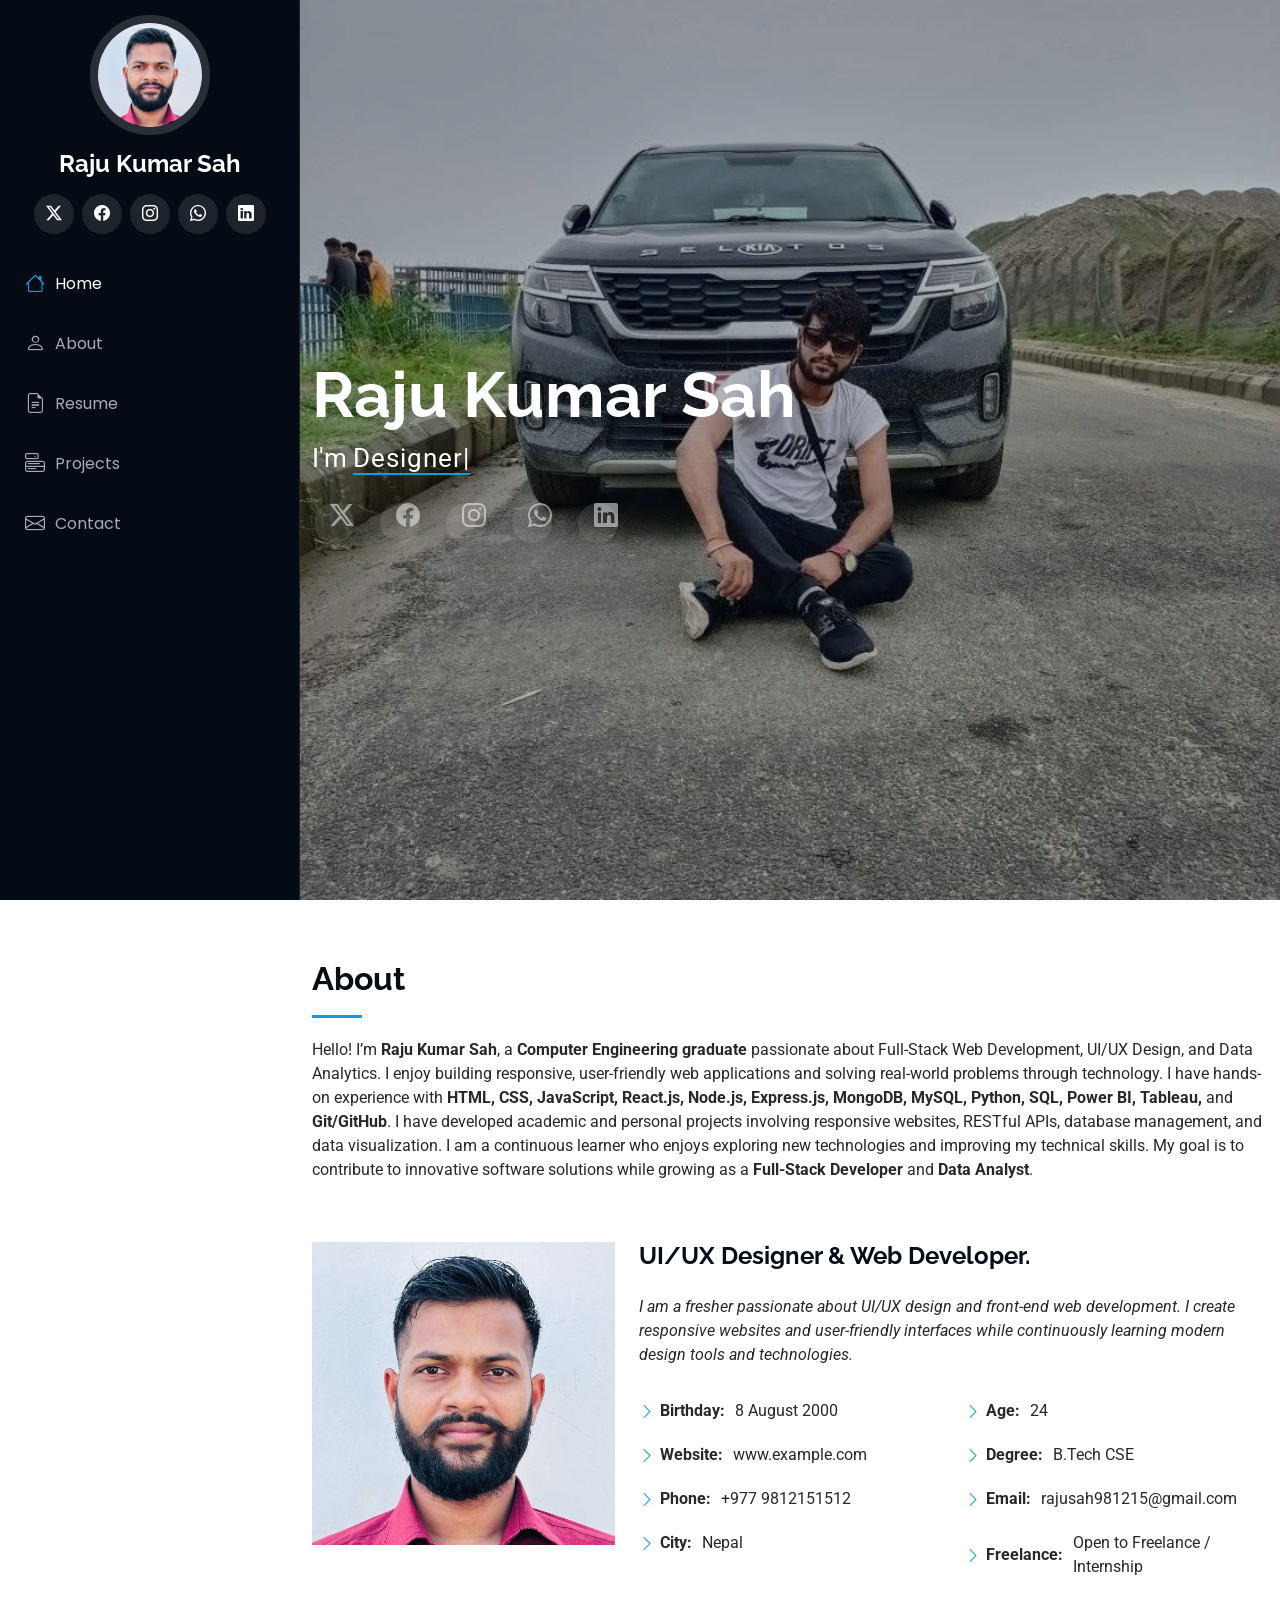
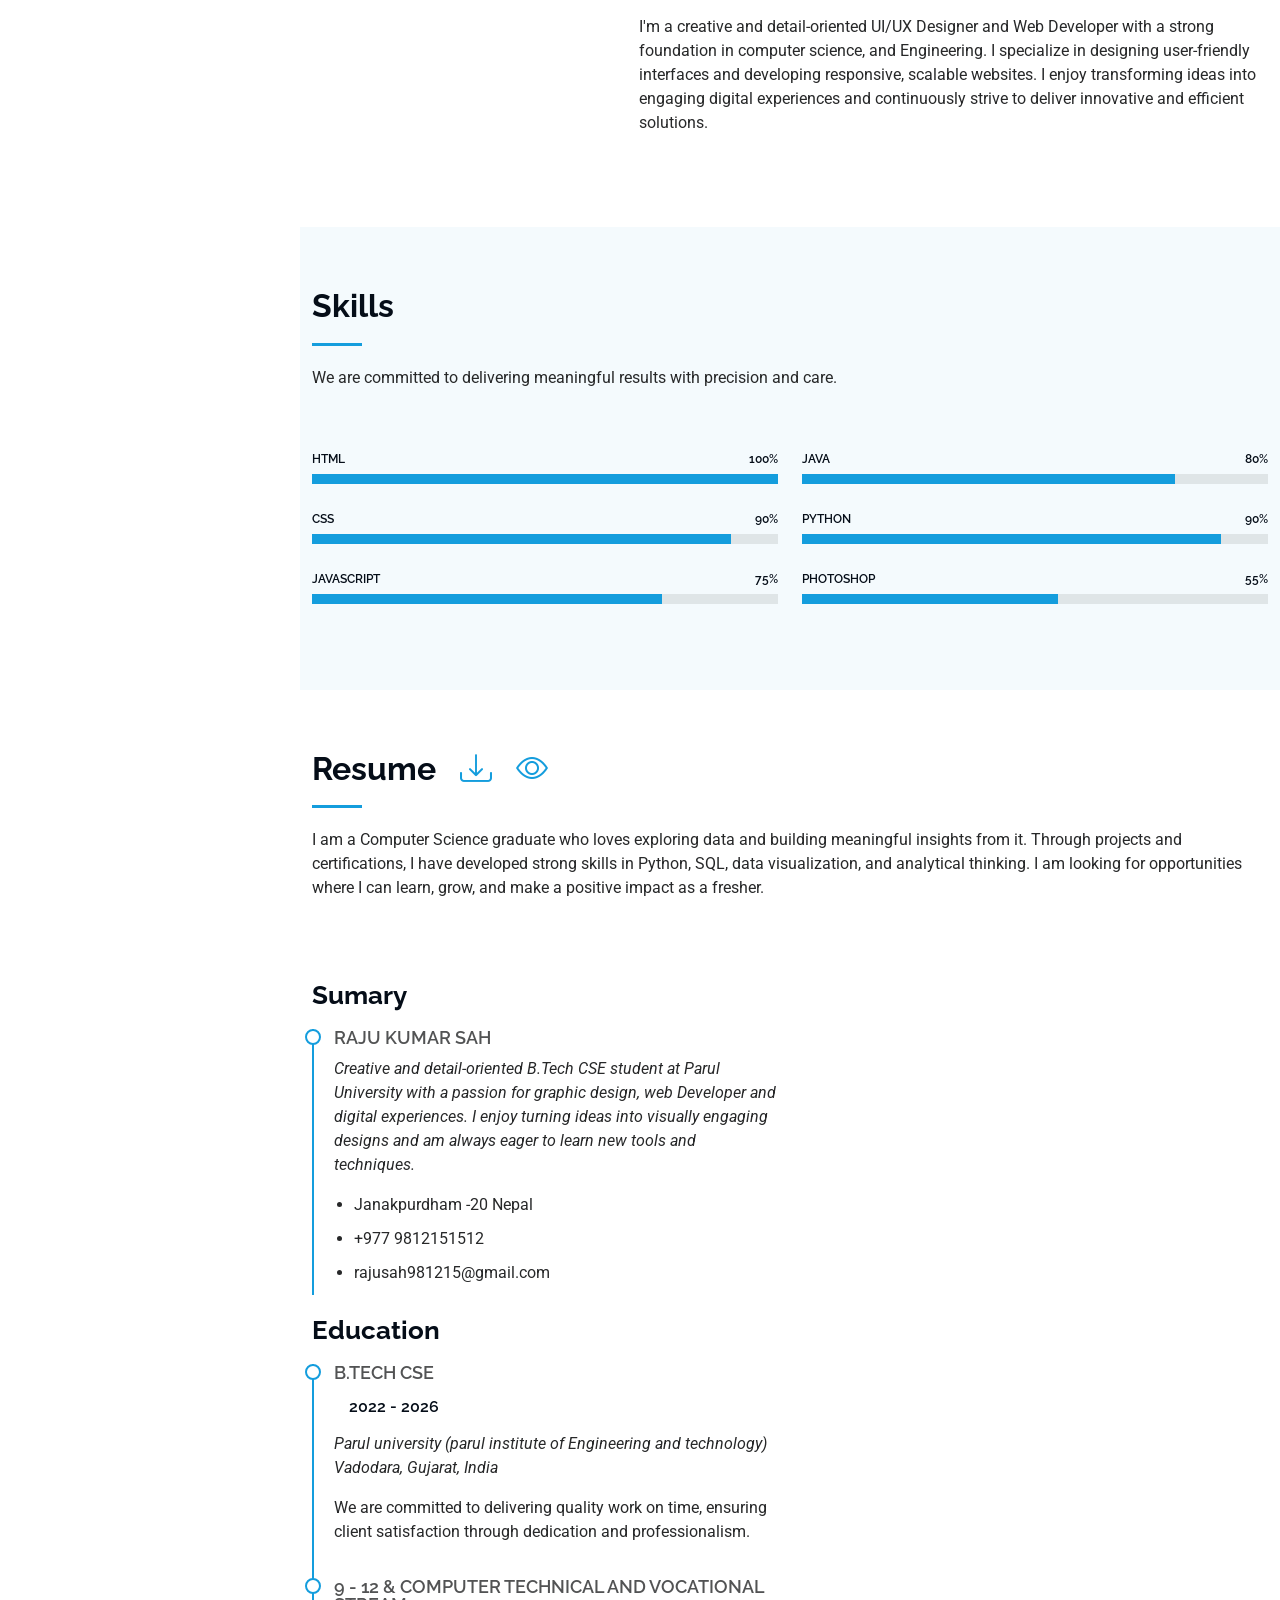
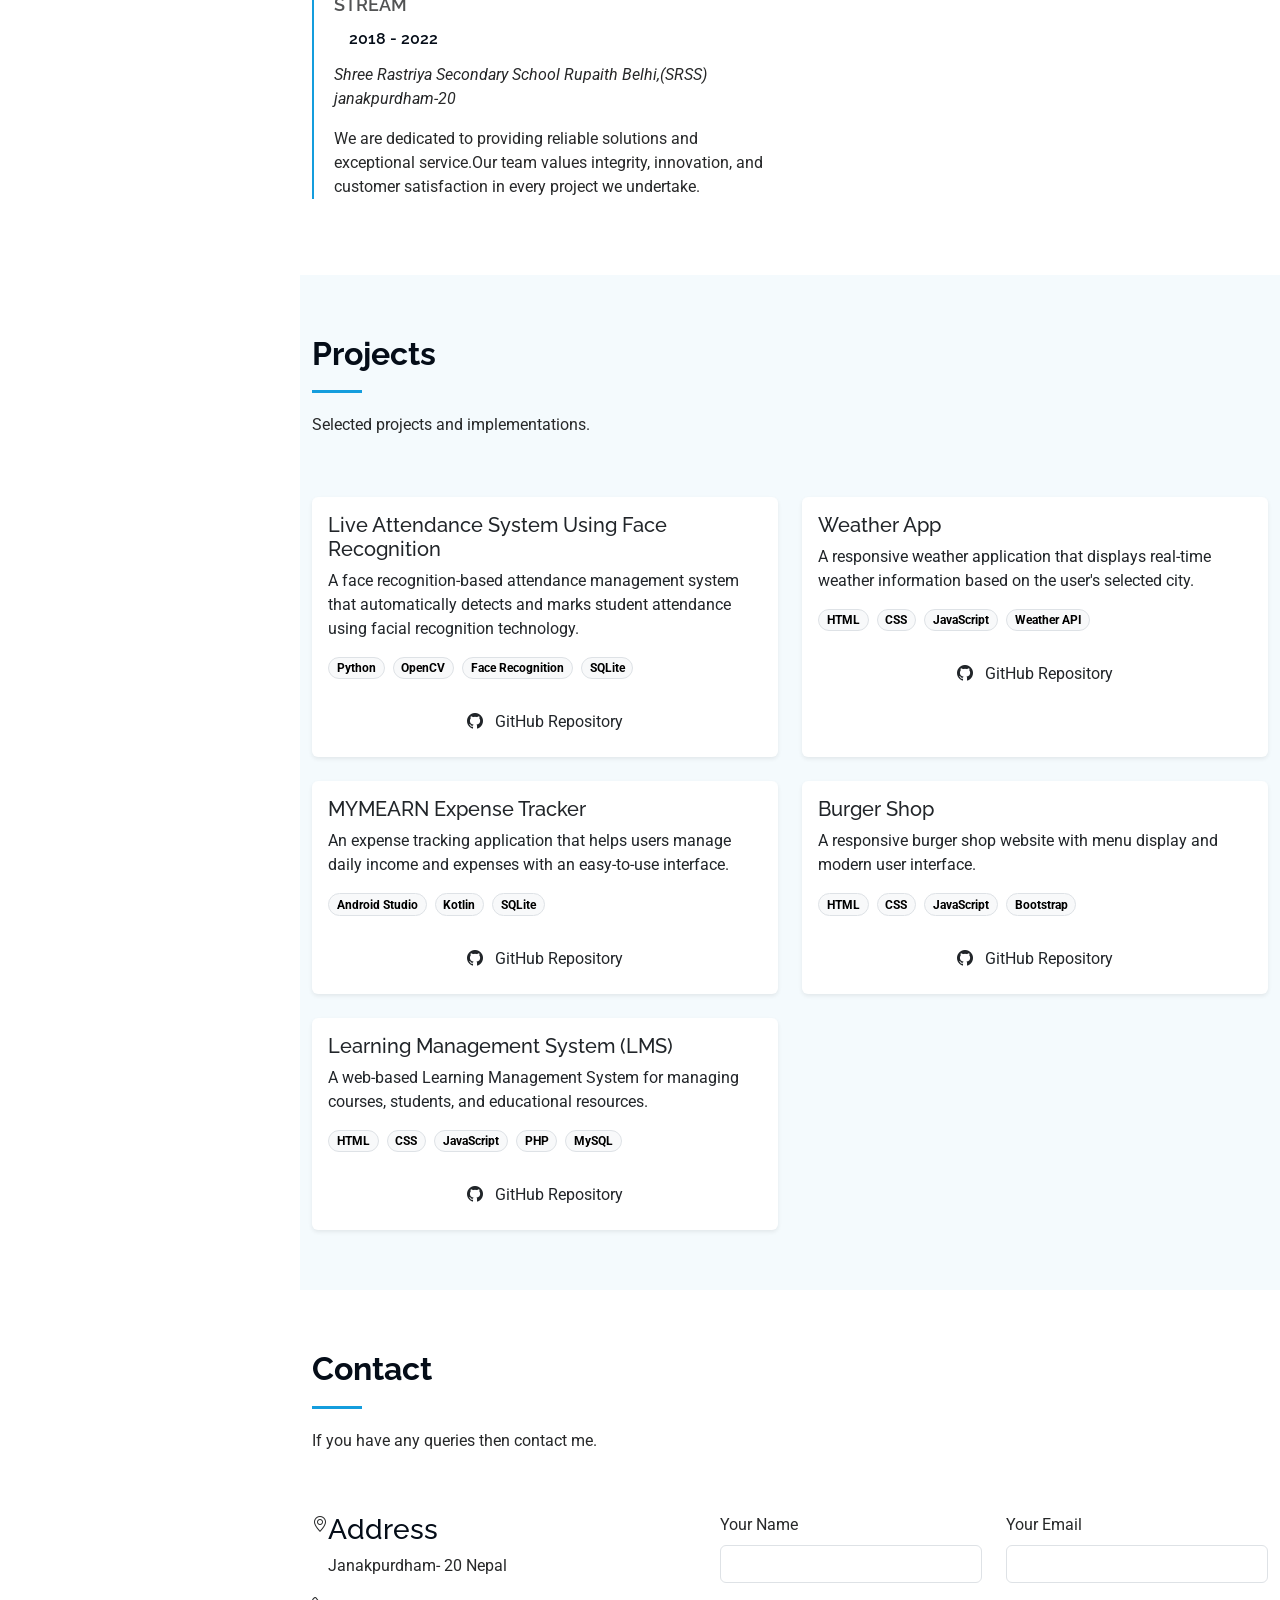
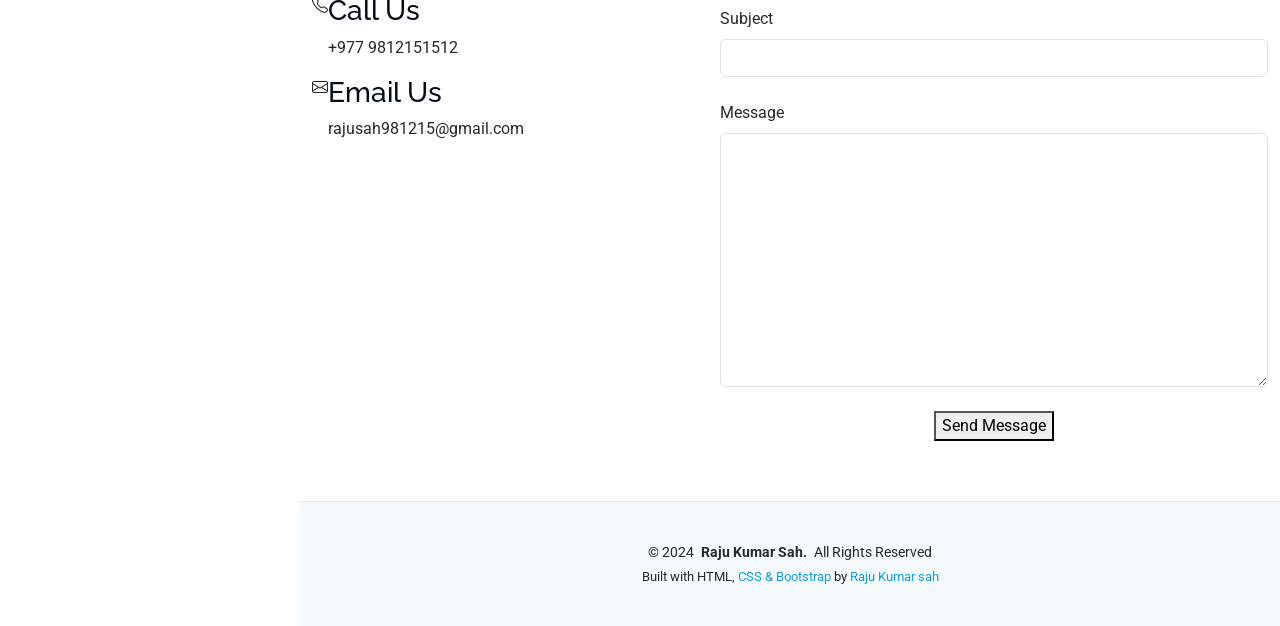
<file: index.html>
<!DOCTYPE html>
<html lang="en">

<head>
  <meta charset="utf-8">
  <meta content="width=device-width, initial-scale=1.0" name="viewport">
  <title>My_Portfolio</title>
  <meta content="" name="description">
  <meta content="" name="keywords">

  <!-- Favicons -->
  <link href="assets/img/favicon.png" rel="icon">
  <link href="assets/img/apple-touch-icon.png" rel="apple-touch-icon">

  <!-- Fonts -->
  <link href="https://fonts.googleapis.com" rel="preconnect">
  <link href="https://fonts.gstatic.com" rel="preconnect" crossorigin>
  <link href="https://fonts.googleapis.com/css2?family=Roboto:ital,wght@0,100;0,300;0,400;0,500;0,700;0,900;1,100;1,300;1,400;1,500;1,700;1,900&family=Poppins:ital,wght@0,100;0,200;0,300;0,400;0,500;0,600;0,700;0,800;0,900;1,100;1,200;1,300;1,400;1,500;1,600;1,700;1,800;1,900&family=Raleway:ital,wght@0,100;0,200;0,300;0,400;0,500;0,600;0,700;0,800;0,900;1,100;1,200;1,300;1,400;1,500;1,600;1,700;1,800;1,900&display=swap" rel="stylesheet">

  <!-- Vendor CSS Files -->
  <link href="assets/vendor/bootstrap/css/bootstrap.min.css" rel="stylesheet">
  <link href="assets/vendor/bootstrap-icons/bootstrap-icons.css" rel="stylesheet">
  <link href="assets/vendor/aos/aos.css" rel="stylesheet">
  <link href="assets/vendor/glightbox/css/glightbox.min.css" rel="stylesheet">
  <link href="assets/vendor/swiper/swiper-bundle.min.css" rel="stylesheet">

  <!-- Main CSS File -->
  <link href="assets/css/main.css" rel="stylesheet">

  <!-- =======================================================
  * Template Name: iPortfolio
  * Template URL: https://bootstrapmade.com/iportfolio-bootstrap-portfolio-websites-template/
  * Updated: Jun 29 2024 with Bootstrap v5.3.3
  * Author: BootstrapMade.com
  * License: https://bootstrapmade.com/license/
  ======================================================== -->
</head>

<body class="index-page">

  <header id="header" class="header dark-background d-flex flex-column">
    <i class="header-toggle d-xl-none bi bi-list"></i>

    <div class="profile-img">
      <img src="assets/img/my-profile-img.jpg" alt="" class="img-fluid rounded-circle">
    </div>

    <a href="index.html" class="logo d-flex align-items-center justify-content-center">
      <!-- Uncomment the line below if you also wish to use an image logo -->
      <!-- <img src="assets/img/logo.png" alt=""> -->
      <h1 class="sitename">Raju Kumar Sah</h1>
    </a>

    <div class="social-links text-center">
      <a href="https://x.com/rajukum86919009?s=11" class="twitter"><i class="bi bi-twitter-x"></i></a>
      <a href="https://www.facebook.com/raju.sah.1088893" class="facebook"><i class="bi bi-facebook"></i></a>
      <a href="https://www.instagram.com/raju.sah.1088893" class="instagram"><i class="bi bi-instagram"></i></a>
      <a href="https://call.whatsapp.com/voice/tI0tI9Z5Nj92zt0XsK5soMindex" class="whatsapp"><i class="bi bi-whatsapp"></i></a>
      <a href="https://www.linkedin.com/feed" class="linkedin"><i class="bi bi-linkedin"></i></a>
    </div>

    <nav id="navmenu" class="navmenu">
      <ul>
        <li><a href="#hero" class="active"><i class="bi bi-house navicon"></i>Home</a></li>
        <li><a href="#about"><i class="bi bi-person navicon"></i> About</a></li>
        <li><a href="#resume"><i class="bi bi-file-earmark-text navicon"></i> Resume</a></li>

        <li><a href="#projects"><i class="bi bi-menu-button navicon"></i> Projects</a></li>


        <li><a href="#contact"><i class="bi bi-envelope navicon"></i> Contact</a></li>
      </ul>
    </nav>

  </header>

  <main class="main">

    <!-- Hero Section -->
    <section id="hero" class="hero section dark-background">

      <img src="assets/img/hero-bg.jpeg" alt="" data-aos="fade-in" class="">

      <div class="container" data-aos="fade-up" data-aos-delay="100">
        <h2>Raju Kumar Sah</h2>
        <p>I'm <span class="typed" data-typed-items="Designer, Developer, Aspiring Data Analyst, Photographer">Designer</span><span class="typed-cursor typed-cursor--blink" aria-hidden="true"></span><span class="typed-cursor typed-cursor--blink" aria-hidden="true"></span></p>
        <div class="social-links">
          <a href="https://x.com/rajukum86919009?s=11" class="twitter" target="_blank" rel="noopener noreferrer"><i class="bi bi-twitter-x"></i></a>
          <a href="https://www.facebook.com/raju.sah.1088893" class="facebook" target="_blank" rel="noopener noreferrer"><i class="bi bi-facebook"></i></a>
          <a href="https://www.instagram.com/raju.sah.1088893" class="instagram" target="_blank" rel="noopener noreferrer"><i class="bi bi-instagram"></i></a>
          <a href="https://call.whatsapp.com/voice/tI0tI9Z5Nj92zt0XsK5soMindex" class="whatsapp" target="_blank" rel="noopener noreferrer"><i class="bi bi-whatsapp"></i></a>
          <a href="https://www.linkedin.com/feed" class="linkedin" target="_blank" rel="noopener noreferrer"><i class="bi bi-linkedin"></i></a>
        </div>
      </div>

    </section><!-- /Hero Section -->

    <!-- About Section -->
    <section id="about" class="about section">

      <!-- Section Title -->
      <div class="container section-title" data-aos="fade-up">
        <h2>About</h2>
     <p>
Hello! I’m <strong>Raju Kumar Sah</strong>, a <strong>Computer Engineering graduate</strong> passionate about Full-Stack Web Development, UI/UX Design, and Data Analytics. I enjoy building responsive, user-friendly web applications and solving real-world problems through technology.

I have hands-on experience with <strong>HTML, CSS, JavaScript, React.js, Node.js, Express.js, MongoDB, MySQL, Python, SQL, Power BI, Tableau,</strong> and <strong>Git/GitHub</strong>. I have developed academic and personal projects involving responsive websites, RESTful APIs, database management, and data visualization.

I am a continuous learner who enjoys exploring new technologies and improving my technical skills. My goal is to contribute to innovative software solutions while growing as a <strong>Full-Stack Developer</strong> and <strong>Data Analyst</strong>.
</p>
      </div><!-- End Section Title -->

      <div class="container" data-aos="fade-up" data-aos-delay="100">

        <div class="row gy-4 justify-content-center">
          <div class="col-lg-4">
            <img src="assets/img/my-profile-img.jpg" class="img-fluid" alt="">
          </div>
          <div class="col-lg-8 content">
            <h2>UI/UX Designer &amp; Web Developer.</h2>
            <p class="fst-italic py-3">
            I am a fresher passionate about UI/UX design and front-end web development. I create responsive websites and user-friendly interfaces while continuously learning modern design tools and technologies.
            </p>
            <div class="row">
              <div class="col-lg-6">
                <ul>
                  <li><i class="bi bi-chevron-right"></i> <strong>Birthday:</strong> <span>8 August 2000</span></li>
                  <li><i class="bi bi-chevron-right"></i> <strong>Website:</strong> <span>www.example.com</span></li>
                  <li><i class="bi bi-chevron-right"></i> <strong>Phone:</strong> <span>+977 9812151512</span></li>
                  <li><i class="bi bi-chevron-right"></i> <strong>City:</strong> <span>Nepal</span></li>
                </ul>
              </div>
              <div class="col-lg-6">
                <ul>
                  <li><i class="bi bi-chevron-right"></i> <strong>Age:</strong> <span>24</span></li>
                  <li><i class="bi bi-chevron-right"></i> <strong>Degree:</strong> <span>B.Tech CSE</span></li>
                  <li><i class="bi bi-chevron-right"></i> <strong>Email:</strong> <span>rajusah981215@gmail.com</span></li>
                  <li><i class="bi bi-chevron-right"></i> <strong>Freelance:</strong> <span>Open to Freelance / Internship</span></li>
                </ul>
              </div>
            </div>
            <p class="py-3">
              I'm a creative and detail-oriented UI/UX Designer and Web Developer with a strong foundation in computer science, and Engineering. I specialize in designing user-friendly interfaces and developing responsive, scalable websites. I enjoy transforming ideas into engaging digital experiences and continuously strive to deliver innovative and efficient solutions.
            </p>
          </div>
        </div>

      </div>

    </section><!-- /About Section -->

    <!-- Skills Section -->
    <section id="skills" class="skills section light-background">

      <!-- Section Title -->
      <div class="container section-title" data-aos="fade-up">
        <h2>Skills</h2>
        <p>We are committed to delivering meaningful results with precision and care.</p>
      </div><!-- End Section Title -->

      <div class="container" data-aos="fade-up" data-aos-delay="100">

        <div class="row skills-content skills-animation">

          <div class="col-lg-6">

            <div class="progress">
              <span class="skill"><span>HTML</span> <i class="val">100%</i></span>
              <div class="progress-bar-wrap">
                <div class="progress-bar" role="progressbar" aria-valuenow="100" aria-valuemin="0" aria-valuemax="100"></div>
              </div>
            </div><!-- End Skills Item -->

            <div class="progress">
              <span class="skill"><span>CSS</span> <i class="val">90%</i></span>
              <div class="progress-bar-wrap">
                <div class="progress-bar" role="progressbar" aria-valuenow="90" aria-valuemin="0" aria-valuemax="100"></div>
              </div>
            </div><!-- End Skills Item -->

            <div class="progress">
              <span class="skill"><span>JavaScript</span> <i class="val">75%</i></span>
              <div class="progress-bar-wrap">
                <div class="progress-bar" role="progressbar" aria-valuenow="75" aria-valuemin="0" aria-valuemax="100"></div>
              </div>
            </div><!-- End Skills Item -->

          </div>

          <div class="col-lg-6">

            <div class="progress">
              <span class="skill"><span>java</span> <i class="val">80%</i></span>
              <div class="progress-bar-wrap">
                <div class="progress-bar" role="progressbar" aria-valuenow="80" aria-valuemin="0" aria-valuemax="100"></div>
              </div>
            </div><!-- End Skills Item -->

            <div class="progress">
              <span class="skill"><span>Python</span> <i class="val">90%</i></span>
              <div class="progress-bar-wrap">
                <div class="progress-bar" role="progressbar" aria-valuenow="90" aria-valuemin="0" aria-valuemax="100"></div>
              </div>
            </div><!-- End Skills Item -->

            <div class="progress">
              <span class="skill"><span>Photoshop</span> <i class="val">55%</i></span>
              <div class="progress-bar-wrap">
                <div class="progress-bar" role="progressbar" aria-valuenow="55" aria-valuemin="0" aria-valuemax="100"></div>
              </div>
            </div><!-- End Skills Item -->

          </div>

        </div>

      </div>

    </section><!-- /Skills Section -->

    <!-- Resume Section -->
    <section id="resume" class="resume section">

      <!-- Section Title -->
      <div class="container section-title" data-aos="fade-up">
        <h2>Resume &nbsp;
          <a href="Resume Rajusah.pdf" class="download" download="Resume Rajusah.pdf">
            <i class="bi bi-download"></i>
          </a>&nbsp;
          <a href="Resume Rajusah.pdf" class="eye" target="_blank">
            <i class="bi bi-eye"></i>
          </a>
        </h2>

        <p>I am a Computer Science graduate who loves exploring data and building meaningful insights from it. Through projects and certifications, I have developed strong skills in Python, SQL, data visualization, and analytical thinking. I am looking for opportunities where I can learn, grow, and make a positive impact as a fresher.</p>
      </div><!-- End Section Title -->

      <div class="container">

        <div class="row">

          <div class="col-lg-6" data-aos="fade-up" data-aos-delay="100">
            <h3 class="resume-title">Sumary</h3>

            <div class="resume-item pb-0">
              <h4>Raju Kumar Sah</h4>
              <p><em>Creative and detail-oriented B.Tech CSE student at Parul University with a passion for graphic design, web Developer and digital experiences. I enjoy turning ideas into visually engaging designs and am always eager to learn new tools and techniques.</em></p>
              <ul>
                <li>Janakpurdham -20 Nepal</li>
                <li>+977 9812151512</li>
                <li>rajusah981215@gmail.com</li>
              </ul>
            </div><!-- Edn Resume Item -->

            <h3 class="resume-title">Education</h3>
            <div class="resume-item">
              <h4>B.Tech CSE</h4>
              <h5>2022 - 2026</h5>
              <p><em>Parul university (parul institute of Engineering and technology) Vadodara, Gujarat, India</em></p>
              <p>We are committed to delivering quality work on time, ensuring client satisfaction through dedication and professionalism.</p>
            </div><!-- Edn Resume Item -->

            <div class="resume-item">
              <h4>9 - 12 &amp; Computer Technical and Vocational Stream </h4>
              <h5>2018 - 2022</h5>
              <p><em>Shree Rastriya Secondary School Rupaith Belhi,(SRSS) janakpurdham-20</em></p>
              <p>We are dedicated to providing reliable solutions and exceptional service.Our team values integrity, innovation, and customer satisfaction in every project we undertake.</p>
            </div><!-- Edn Resume Item -->

          </div>



        </div>

      </div>

    </section><!-- /Resume Section -->

    <!-- Projects Section -->
    <section id="projects" class="projects section light-background">
      <div class="container section-title" data-aos="fade-up">

        <h2>Projects</h2>
        <p>Selected projects and implementations.</p>
      </div><!-- End Section Title -->

      <div class="container" data-aos="fade-up" data-aos-delay="100">
        <div class="row g-4">

          <!-- Project Card 1 -->
          <div class="col-lg-6">
            <div class="card h-100 border-0 shadow-sm portfolio-card">
              <div class="card-body">
                <div class="d-flex align-items-start justify-content-between gap-3">
                  <div>
                    <h5 class="card-title">Live Attendance System Using Face Recognition</h5>
                    <p class="card-text mt-2">A face recognition-based attendance management system that automatically detects and marks student attendance using facial recognition technology.</p>
                  </div>
                </div>
                <div class="mt-3">
                  <div class="d-flex flex-wrap gap-2">
                    <span class="badge rounded-pill text-bg-light border border-1">Python</span>
                    <span class="badge rounded-pill text-bg-light border border-1">OpenCV</span>
                    <span class="badge rounded-pill text-bg-light border border-1">Face Recognition</span>
                    <span class="badge rounded-pill text-bg-light border border-1">SQLite</span>
                  </div>
                </div>
                <div class="mt-4">
                  <a class="btn btn-accent w-100" href="https://github.com/avinashkumar059/Live-Attendance-System-Using-Face-Recognition.git" target="_blank" rel="noopener noreferrer">
                    <i class="bi bi-github me-2"></i> GitHub Repository
                  </a>
                </div>
              </div>
            </div>
          </div>

          <!-- Project Card 2 -->
          <div class="col-lg-6">
            <div class="card h-100 border-0 shadow-sm portfolio-card">
              <div class="card-body">
                <div>
                  <h5 class="card-title">Weather App</h5>
                  <p class="card-text mt-2">A responsive weather application that displays real-time weather information based on the user's selected city.</p>
                </div>
                <div class="mt-3">
                  <div class="d-flex flex-wrap gap-2">
                    <span class="badge rounded-pill text-bg-light border border-1">HTML</span>
                    <span class="badge rounded-pill text-bg-light border border-1">CSS</span>
                    <span class="badge rounded-pill text-bg-light border border-1">JavaScript</span>
                    <span class="badge rounded-pill text-bg-light border border-1">Weather API</span>
                  </div>
                </div>
                <div class="mt-4">
                  <a class="btn btn-accent w-100" href="https://github.com/Rajusah9812/Weatherapp-.git" target="_blank" rel="noopener noreferrer">
                    <i class="bi bi-github me-2"></i> GitHub Repository
                  </a>
                </div>
              </div>
            </div>
          </div>

          <!-- Project Card 3 -->
          <div class="col-lg-6">
            <div class="card h-100 border-0 shadow-sm portfolio-card">
              <div class="card-body">
                <div>
                  <h5 class="card-title">MYMEARN Expense Tracker</h5>
                  <p class="card-text mt-2">An expense tracking application that helps users manage daily income and expenses with an easy-to-use interface.</p>
                </div>
                <div class="mt-3">
                  <div class="d-flex flex-wrap gap-2">
                    <span class="badge rounded-pill text-bg-light border border-1">Android Studio</span>
                    <span class="badge rounded-pill text-bg-light border border-1">Kotlin</span>
                    <span class="badge rounded-pill text-bg-light border border-1">SQLite</span>
                  </div>
                </div>
                <div class="mt-4">
                  <a class="btn btn-accent w-100" href="https://github.com/Rajusah9812/MYMEARN_Expense_TrackerProject.git" target="_blank" rel="noopener noreferrer">
                    <i class="bi bi-github me-2"></i> GitHub Repository
                  </a>
                </div>
              </div>
            </div>
          </div>

          <!-- Project Card 4 -->
          <div class="col-lg-6">
            <div class="card h-100 border-0 shadow-sm portfolio-card">
              <div class="card-body">
                <div>
                  <h5 class="card-title">Burger Shop</h5>
                  <p class="card-text mt-2">A responsive burger shop website with menu display and modern user interface.</p>
                </div>
                <div class="mt-3">
                  <div class="d-flex flex-wrap gap-2">
                    <span class="badge rounded-pill text-bg-light border border-1">HTML</span>
                    <span class="badge rounded-pill text-bg-light border border-1">CSS</span>
                    <span class="badge rounded-pill text-bg-light border border-1">JavaScript</span>
                    <span class="badge rounded-pill text-bg-light border border-1">Bootstrap</span>
                  </div>
                </div>
                <div class="mt-4">
                  <a class="btn btn-accent w-100" href="https://github.com/Rajusah9812/Burger-shop.git" target="_blank" rel="noopener noreferrer">
                    <i class="bi bi-github me-2"></i> GitHub Repository
                  </a>
                </div>
              </div>
            </div>
          </div>

          <!-- Project Card 5 -->
          <div class="col-lg-6">
            <div class="card h-100 border-0 shadow-sm portfolio-card">
              <div class="card-body">
                <div>
                  <h5 class="card-title">Learning Management System (LMS)</h5>
                  <p class="card-text mt-2">A web-based Learning Management System for managing courses, students, and educational resources.</p>
                </div>
                <div class="mt-3">
                  <div class="d-flex flex-wrap gap-2">
                    <span class="badge rounded-pill text-bg-light border border-1">HTML</span>
                    <span class="badge rounded-pill text-bg-light border border-1">CSS</span>
                    <span class="badge rounded-pill text-bg-light border border-1">JavaScript</span>
                    <span class="badge rounded-pill text-bg-light border border-1">PHP</span>
                    <span class="badge rounded-pill text-bg-light border border-1">MySQL</span>
                  </div>
                </div>
                <div class="mt-4">
                  <a class="btn btn-accent w-100" href="https://github.com/Rajusah9812/LMS.git" target="_blank" rel="noopener noreferrer">
                    <i class="bi bi-github me-2"></i> GitHub Repository
                  </a>
                </div>
              </div>
            </div>
          </div>

          <!-- spacer for odd card count -->
          <div class="col-lg-6 d-none d-lg-block"></div>

        </div>
      </div>

    </section><!-- /Projects Section -->

    <!-- Contact Section -->

    <section id="contact" class="contact section">


      <!-- Section Title -->
      <div class="container section-title" data-aos="fade-up">
        <h2>Contact</h2>
        <p>If you have any queries then contact me.</p>
      </div><!-- End Section Title -->

      <div class="container" data-aos="fade-up" data-aos-delay="100">

        <div class="row gy-4">

          <div class="col-lg-5">

            <div class="info-wrap">
              <div class="info-item d-flex" data-aos="fade-up" data-aos-delay="200">
                <i class="bi bi-geo-alt flex-shrink-0"></i>
                <div>
                  <h3>Address</h3>
                  <p>Janakpurdham- 20 Nepal</p>
                </div>
              </div><!-- End Info Item -->

              <div class="info-item d-flex" data-aos="fade-up" data-aos-delay="300">
                <i class="bi bi-telephone flex-shrink-0"></i>
                <div>
                  <h3>Call Us</h3>
                  <p>+977 9812151512</p>
                </div>
              </div><!-- End Info Item -->

              <div class="info-item d-flex" data-aos="fade-up" data-aos-delay="400">
                <i class="bi bi-envelope flex-shrink-0"></i>
                <div>
                  <h3>Email Us</h3>
                  <p>rajusah981215@gmail.com</p>
                </div>
              </div><!-- End Info Item -->

              <iframe
                src="https://www.google.com/maps?q=Kirtipur,Kathmandu,Nepal&output=embed"
                width="100%"
                height="270"
                style="border:0;"
                allowfullscreen=""
                loading="lazy"
                referrerpolicy="no-referrer-when-downgrade">
              </iframe>
            </div>
          </div>

          <div class="col-lg-7">
            <form action="forms/contact.php" method="post" class="php-email-form" data-aos="fade-up" data-aos-delay="200">
              <div class="row gy-4">

                <div class="col-md-6">
                  <label for="name-field" class="pb-2">Your Name</label>
                  <input type="text" name="name" id="name-field" class="form-control" required="">
                </div>

                <div class="col-md-6">
                  <label for="email-field" class="pb-2">Your Email</label>
                  <input type="email" class="form-control" name="email" id="email-field" required="">
                </div>

                <div class="col-md-12">
                  <label for="subject-field" class="pb-2">Subject</label>
                  <input type="text" class="form-control" name="subject" id="subject-field" required="">
                </div>

                <div class="col-md-12">
                  <label for="message-field" class="pb-2">Message</label>
                  <textarea class="form-control" name="message" rows="10" id="message-field" required=""></textarea>
                </div>

                <div class="col-md-12 text-center">
                  <div class="loading">Loading</div>
                  <div class="error-message"></div>
                  <div class="sent-message">Your message has been sent. Thank you!</div>

                  <button type="submit">Send Message</button>
                </div>

              </div>
            </form>
          </div><!-- End Contact Form -->

        </div>

      </div>

    </section><!-- /Contact Section -->

  </main>

  <footer id="footer" class="footer position-relative light-background">

    <div class="container">
      <div class="copyright text-center ">
        <p>© <span>2024</span> <strong class="px-1 sitename">Raju Kumar Sah.</strong> <span>All Rights Reserved</span></p>
      </div>
      <div class="credits">
        <!-- All the links in the footer should remain intact. -->
        <!-- You can delete the links only if you've purchased the pro version. -->
        <!-- Licensing information: https://bootstrapmade.com/license/ -->
        <!-- Purchase the pro version with working PHP/AJAX contact form: [buy-url] -->
        Built with HTML, <a href="https://bootstrapmade.com/">CSS & Bootstrap</a> by <a href="https://github.com/settings/profile">Raju Kumar sah</a>
      </div>
    </div>

  </footer>

  <!-- Scroll Top -->
  <a href="#" id="scroll-top" class="scroll-top d-flex align-items-center justify-content-center"><i class="bi bi-arrow-up-short"></i></a>

  <!-- Preloader -->
  <div id="preloader"></div>

  <!-- Vendor JS Files -->
  <script src="assets/vendor/bootstrap/js/bootstrap.bundle.min.js"></script>
  <script src="assets/vendor/php-email-form/validate.js"></script>
  <script src="assets/vendor/aos/aos.js"></script>
  <script src="assets/vendor/typed.js/typed.umd.js"></script>
  <script src="assets/vendor/purecounter/purecounter_vanilla.js"></script>
  <script src="assets/vendor/waypoints/noframework.waypoints.js"></script>
  <script src="assets/vendor/glightbox/js/glightbox.min.js"></script>
  <script src="assets/vendor/imagesloaded/imagesloaded.pkgd.min.js"></script>
  <script src="assets/vendor/isotope-layout/isotope.pkgd.min.js"></script>
  <script src="assets/vendor/swiper/swiper-bundle.min.js"></script>

  <!-- Main JS File -->
  <script src="assets/js/main.js"></script>

</body>

</html>
</file>
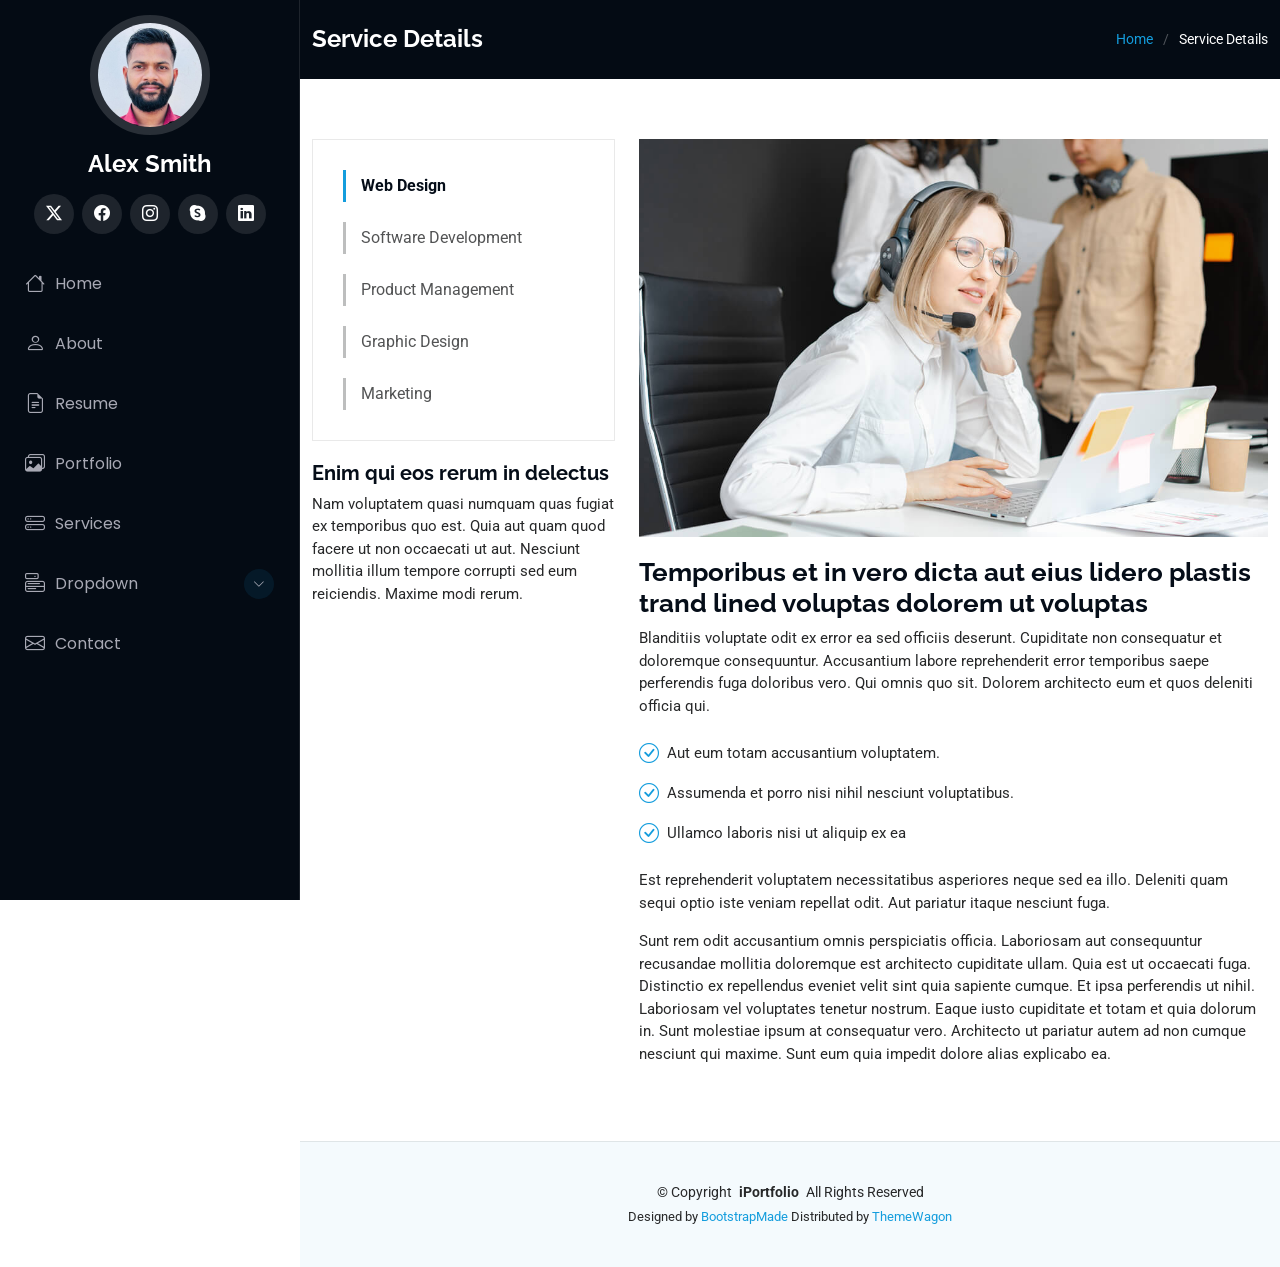
<file: service-details.html>
<!DOCTYPE html>
<html lang="en">

<head>
  <meta charset="utf-8">
  <meta content="width=device-width, initial-scale=1.0" name="viewport">
  <title>Service Details - iPortfolio Bootstrap Template</title>
  <meta content="" name="description">
  <meta content="" name="keywords">

  <!-- Favicons -->
  <link href="assets/img/favicon.png" rel="icon">
  <link href="assets/img/apple-touch-icon.png" rel="apple-touch-icon">

  <!-- Fonts -->
  <link href="https://fonts.googleapis.com" rel="preconnect">
  <link href="https://fonts.gstatic.com" rel="preconnect" crossorigin>
  <link href="https://fonts.googleapis.com/css2?family=Roboto:ital,wght@0,100;0,300;0,400;0,500;0,700;0,900;1,100;1,300;1,400;1,500;1,700;1,900&family=Poppins:ital,wght@0,100;0,200;0,300;0,400;0,500;0,600;0,700;0,800;0,900;1,100;1,200;1,300;1,400;1,500;1,600;1,700;1,800;1,900&family=Raleway:ital,wght@0,100;0,200;0,300;0,400;0,500;0,600;0,700;0,800;0,900;1,100;1,200;1,300;1,400;1,500;1,600;1,700;1,800;1,900&display=swap" rel="stylesheet">

  <!-- Vendor CSS Files -->
  <link href="assets/vendor/bootstrap/css/bootstrap.min.css" rel="stylesheet">
  <link href="assets/vendor/bootstrap-icons/bootstrap-icons.css" rel="stylesheet">
  <link href="assets/vendor/aos/aos.css" rel="stylesheet">
  <link href="assets/vendor/glightbox/css/glightbox.min.css" rel="stylesheet">
  <link href="assets/vendor/swiper/swiper-bundle.min.css" rel="stylesheet">

  <!-- Main CSS File -->
  <link href="assets/css/main.css" rel="stylesheet">

  <!-- =======================================================
  * Template Name: iPortfolio
  * Template URL: https://bootstrapmade.com/iportfolio-bootstrap-portfolio-websites-template/
  * Updated: Jun 29 2024 with Bootstrap v5.3.3
  * Author: BootstrapMade.com
  * License: https://bootstrapmade.com/license/
  ======================================================== -->
</head>

<body class="service-details-page">

  <header id="header" class="header dark-background d-flex flex-column">
    <i class="header-toggle d-xl-none bi bi-list"></i>

    <div class="profile-img">
      <img src="assets/img/my-profile-img.jpg" alt="" class="img-fluid rounded-circle">
    </div>

    <a href="index.html" class="logo d-flex align-items-center justify-content-center">
      <!-- Uncomment the line below if you also wish to use an image logo -->
      <!-- <img src="assets/img/logo.png" alt=""> -->
      <h1 class="sitename">Alex Smith</h1>
    </a>

    <div class="social-links text-center">
      <a href="#" class="twitter"><i class="bi bi-twitter-x"></i></a>
      <a href="#" class="facebook"><i class="bi bi-facebook"></i></a>
      <a href="#" class="instagram"><i class="bi bi-instagram"></i></a>
      <a href="#" class="google-plus"><i class="bi bi-skype"></i></a>
      <a href="#" class="linkedin"><i class="bi bi-linkedin"></i></a>
    </div>

    <nav id="navmenu" class="navmenu">
      <ul>
        <li><a href="#hero"><i class="bi bi-house navicon"></i>Home</a></li>
        <li><a href="#about"><i class="bi bi-person navicon"></i> About</a></li>
        <li><a href="#resume"><i class="bi bi-file-earmark-text navicon"></i> Resume</a></li>
        <li><a href="#portfolio"><i class="bi bi-images navicon"></i> Portfolio</a></li>
        <li><a href="#services"><i class="bi bi-hdd-stack navicon"></i> Services</a></li>
        <li class="dropdown"><a href="#"><i class="bi bi-menu-button navicon"></i> <span>Dropdown</span> <i class="bi bi-chevron-down toggle-dropdown"></i></a>
          <ul>
            <li><a href="#">Dropdown 1</a></li>
            <li class="dropdown"><a href="#"><span>Deep Dropdown</span> <i class="bi bi-chevron-down toggle-dropdown"></i></a>
              <ul>
                <li><a href="#">Deep Dropdown 1</a></li>
                <li><a href="#">Deep Dropdown 2</a></li>
                <li><a href="#">Deep Dropdown 3</a></li>
                <li><a href="#">Deep Dropdown 4</a></li>
                <li><a href="#">Deep Dropdown 5</a></li>
              </ul>
            </li>
            <li><a href="#">Dropdown 2</a></li>
            <li><a href="#">Dropdown 3</a></li>
            <li><a href="#">Dropdown 4</a></li>
          </ul>
        </li>
        <li><a href="#contact"><i class="bi bi-envelope navicon"></i> Contact</a></li>
      </ul>
    </nav>

  </header>

  <main class="main">

    <!-- Page Title -->
    <div class="page-title dark-background">
      <div class="container d-lg-flex justify-content-between align-items-center">
        <h1 class="mb-2 mb-lg-0">Service Details</h1>
        <nav class="breadcrumbs">
          <ol>
            <li><a href="index.html">Home</a></li>
            <li class="current">Service Details</li>
          </ol>
        </nav>
      </div>
    </div><!-- End Page Title -->

    <!-- Service Details Section -->
    <section id="service-details" class="service-details section">

      <div class="container">

        <div class="row gy-4">

          <div class="col-lg-4" data-aos="fade-up" data-aos-delay="100">
            <div class="services-list">
              <a href="#" class="active">Web Design</a>
              <a href="#">Software Development</a>
              <a href="#">Product Management</a>
              <a href="#">Graphic Design</a>
              <a href="#">Marketing</a>
            </div>

            <h4>Enim qui eos rerum in delectus</h4>
            <p>Nam voluptatem quasi numquam quas fugiat ex temporibus quo est. Quia aut quam quod facere ut non occaecati ut aut. Nesciunt mollitia illum tempore corrupti sed eum reiciendis. Maxime modi rerum.</p>
          </div>

          <div class="col-lg-8" data-aos="fade-up" data-aos-delay="200">
            <img src="assets/img/services.jpg" alt="" class="img-fluid services-img">
            <h3>Temporibus et in vero dicta aut eius lidero plastis trand lined voluptas dolorem ut voluptas</h3>
            <p>
              Blanditiis voluptate odit ex error ea sed officiis deserunt. Cupiditate non consequatur et doloremque consequuntur. Accusantium labore reprehenderit error temporibus saepe perferendis fuga doloribus vero. Qui omnis quo sit. Dolorem architecto eum et quos deleniti officia qui.
            </p>
            <ul>
              <li><i class="bi bi-check-circle"></i> <span>Aut eum totam accusantium voluptatem.</span></li>
              <li><i class="bi bi-check-circle"></i> <span>Assumenda et porro nisi nihil nesciunt voluptatibus.</span></li>
              <li><i class="bi bi-check-circle"></i> <span>Ullamco laboris nisi ut aliquip ex ea</span></li>
            </ul>
            <p>
              Est reprehenderit voluptatem necessitatibus asperiores neque sed ea illo. Deleniti quam sequi optio iste veniam repellat odit. Aut pariatur itaque nesciunt fuga.
            </p>
            <p>
              Sunt rem odit accusantium omnis perspiciatis officia. Laboriosam aut consequuntur recusandae mollitia doloremque est architecto cupiditate ullam. Quia est ut occaecati fuga. Distinctio ex repellendus eveniet velit sint quia sapiente cumque. Et ipsa perferendis ut nihil. Laboriosam vel voluptates tenetur nostrum. Eaque iusto cupiditate et totam et quia dolorum in. Sunt molestiae ipsum at consequatur vero. Architecto ut pariatur autem ad non cumque nesciunt qui maxime. Sunt eum quia impedit dolore alias explicabo ea.
            </p>
          </div>

        </div>

      </div>

    </section><!-- /Service Details Section -->

  </main>

  <footer id="footer" class="footer position-relative light-background">

    <div class="container">
      <div class="copyright text-center ">
        <p>© <span>Copyright</span> <strong class="px-1 sitename">iPortfolio</strong> <span>All Rights Reserved</span></p>
      </div>
      <div class="credits">
        <!-- All the links in the footer should remain intact. -->
        <!-- You can delete the links only if you've purchased the pro version. -->
        <!-- Licensing information: https://bootstrapmade.com/license/ -->
        <!-- Purchase the pro version with working PHP/AJAX contact form: [buy-url] -->
        Designed by <a href="https://bootstrapmade.com/">BootstrapMade</a> Distributed by <a href="https://themewagon.com">ThemeWagon</a>
      </div>
    </div>

  </footer>

  <!-- Scroll Top -->
  <a href="#" id="scroll-top" class="scroll-top d-flex align-items-center justify-content-center"><i class="bi bi-arrow-up-short"></i></a>

  <!-- Preloader -->
  <div id="preloader"></div>

  <!-- Vendor JS Files -->
  <script src="assets/vendor/bootstrap/js/bootstrap.bundle.min.js"></script>
  <script src="assets/vendor/php-email-form/validate.js"></script>
  <script src="assets/vendor/aos/aos.js"></script>
  <script src="assets/vendor/typed.js/typed.umd.js"></script>
  <script src="assets/vendor/purecounter/purecounter_vanilla.js"></script>
  <script src="assets/vendor/waypoints/noframework.waypoints.js"></script>
  <script src="assets/vendor/glightbox/js/glightbox.min.js"></script>
  <script src="assets/vendor/imagesloaded/imagesloaded.pkgd.min.js"></script>
  <script src="assets/vendor/isotope-layout/isotope.pkgd.min.js"></script>
  <script src="assets/vendor/swiper/swiper-bundle.min.js"></script>

  <!-- Main JS File -->
  <script src="assets/js/main.js"></script>

</body>

</html>
</file>
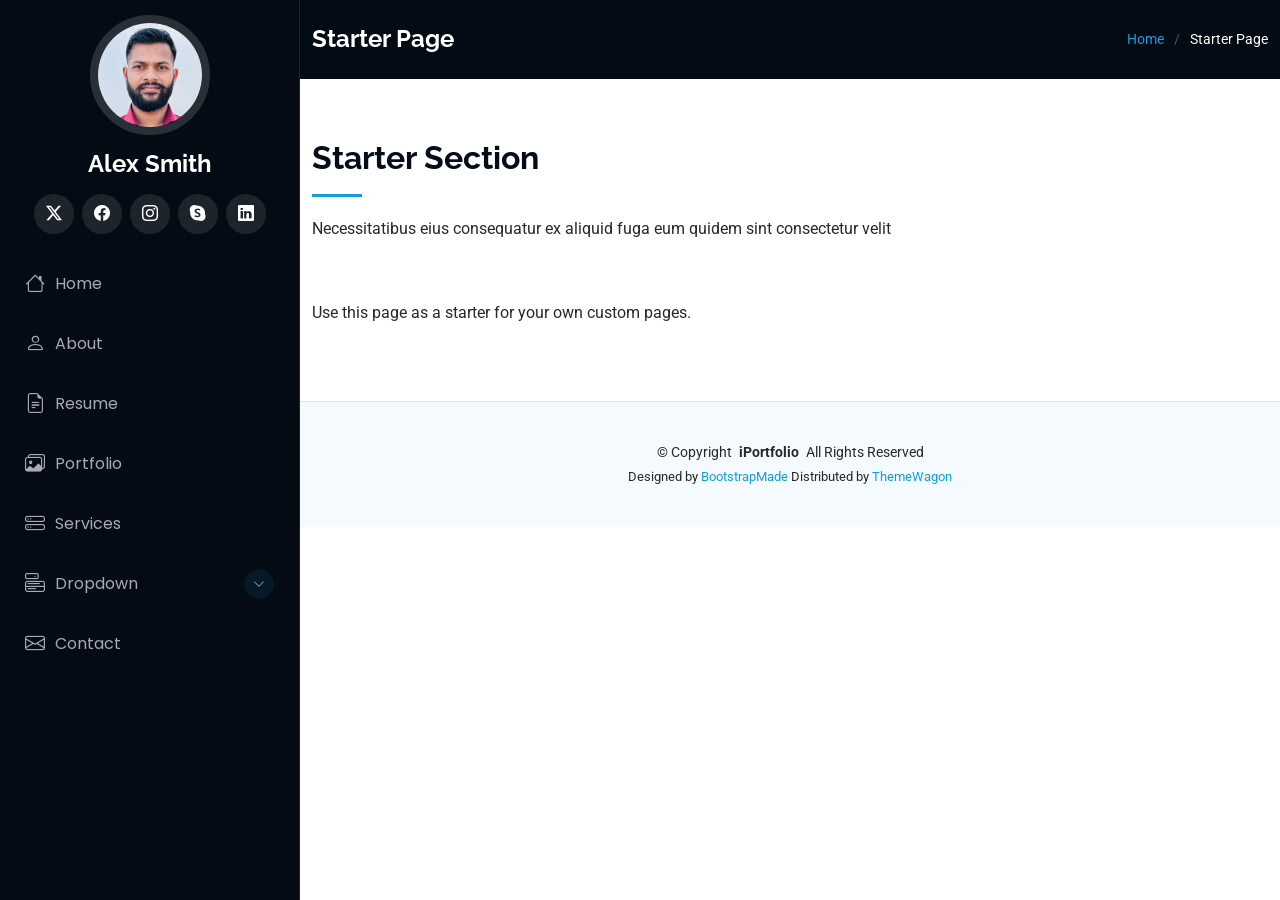
<file: starter-page.html>
<!DOCTYPE html>
<html lang="en">

<head>
  <meta charset="utf-8">
  <meta content="width=device-width, initial-scale=1.0" name="viewport">
  <title>Starter Page - iPortfolio Bootstrap Template</title>
  <meta content="" name="description">
  <meta content="" name="keywords">

  <!-- Favicons -->
  <link href="assets/img/favicon.png" rel="icon">
  <link href="assets/img/apple-touch-icon.png" rel="apple-touch-icon">

  <!-- Fonts -->
  <link href="https://fonts.googleapis.com" rel="preconnect">
  <link href="https://fonts.gstatic.com" rel="preconnect" crossorigin>
  <link href="https://fonts.googleapis.com/css2?family=Roboto:ital,wght@0,100;0,300;0,400;0,500;0,700;0,900;1,100;1,300;1,400;1,500;1,700;1,900&family=Poppins:ital,wght@0,100;0,200;0,300;0,400;0,500;0,600;0,700;0,800;0,900;1,100;1,200;1,300;1,400;1,500;1,600;1,700;1,800;1,900&family=Raleway:ital,wght@0,100;0,200;0,300;0,400;0,500;0,600;0,700;0,800;0,900;1,100;1,200;1,300;1,400;1,500;1,600;1,700;1,800;1,900&display=swap" rel="stylesheet">

  <!-- Vendor CSS Files -->
  <link href="assets/vendor/bootstrap/css/bootstrap.min.css" rel="stylesheet">
  <link href="assets/vendor/bootstrap-icons/bootstrap-icons.css" rel="stylesheet">
  <link href="assets/vendor/aos/aos.css" rel="stylesheet">
  <link href="assets/vendor/glightbox/css/glightbox.min.css" rel="stylesheet">
  <link href="assets/vendor/swiper/swiper-bundle.min.css" rel="stylesheet">

  <!-- Main CSS File -->
  <link href="assets/css/main.css" rel="stylesheet">

  <!-- =======================================================
  * Template Name: iPortfolio
  * Template URL: https://bootstrapmade.com/iportfolio-bootstrap-portfolio-websites-template/
  * Updated: Jun 29 2024 with Bootstrap v5.3.3
  * Author: BootstrapMade.com
  * License: https://bootstrapmade.com/license/
  ======================================================== -->
</head>

<body class="starter-page-page">

  <header id="header" class="header dark-background d-flex flex-column">
    <i class="header-toggle d-xl-none bi bi-list"></i>

    <div class="profile-img">
      <img src="assets/img/my-profile-img.jpg" alt="" class="img-fluid rounded-circle">
    </div>

    <a href="index.html" class="logo d-flex align-items-center justify-content-center">
      <!-- Uncomment the line below if you also wish to use an image logo -->
      <!-- <img src="assets/img/logo.png" alt=""> -->
      <h1 class="sitename">Alex Smith</h1>
    </a>

    <div class="social-links text-center">
      <a href="#" class="twitter"><i class="bi bi-twitter-x"></i></a>
      <a href="#" class="facebook"><i class="bi bi-facebook"></i></a>
      <a href="#" class="instagram"><i class="bi bi-instagram"></i></a>
      <a href="#" class="google-plus"><i class="bi bi-skype"></i></a>
      <a href="#" class="linkedin"><i class="bi bi-linkedin"></i></a>
    </div>

    <nav id="navmenu" class="navmenu">
      <ul>
        <li><a href="#hero"><i class="bi bi-house navicon"></i>Home</a></li>
        <li><a href="#about"><i class="bi bi-person navicon"></i> About</a></li>
        <li><a href="#resume"><i class="bi bi-file-earmark-text navicon"></i> Resume</a></li>
        <li><a href="#portfolio"><i class="bi bi-images navicon"></i> Portfolio</a></li>
        <li><a href="#services"><i class="bi bi-hdd-stack navicon"></i> Services</a></li>
        <li class="dropdown"><a href="#"><i class="bi bi-menu-button navicon"></i> <span>Dropdown</span> <i class="bi bi-chevron-down toggle-dropdown"></i></a>
          <ul>
            <li><a href="#">Dropdown 1</a></li>
            <li class="dropdown"><a href="#"><span>Deep Dropdown</span> <i class="bi bi-chevron-down toggle-dropdown"></i></a>
              <ul>
                <li><a href="#">Deep Dropdown 1</a></li>
                <li><a href="#">Deep Dropdown 2</a></li>
                <li><a href="#">Deep Dropdown 3</a></li>
                <li><a href="#">Deep Dropdown 4</a></li>
                <li><a href="#">Deep Dropdown 5</a></li>
              </ul>
            </li>
            <li><a href="#">Dropdown 2</a></li>
            <li><a href="#">Dropdown 3</a></li>
            <li><a href="#">Dropdown 4</a></li>
          </ul>
        </li>
        <li><a href="#contact"><i class="bi bi-envelope navicon"></i> Contact</a></li>
      </ul>
    </nav>

  </header>

  <main class="main">

    <!-- Page Title -->
    <div class="page-title dark-background">
      <div class="container d-lg-flex justify-content-between align-items-center">
        <h1 class="mb-2 mb-lg-0">Starter Page</h1>
        <nav class="breadcrumbs">
          <ol>
            <li><a href="index.html">Home</a></li>
            <li class="current">Starter Page</li>
          </ol>
        </nav>
      </div>
    </div><!-- End Page Title -->

    <!-- Starter Section Section -->
    <section id="starter-section" class="starter-section section">

      <!-- Section Title -->
      <div class="container section-title" data-aos="fade-up">
        <h2>Starter Section</h2>
        <p>Necessitatibus eius consequatur ex aliquid fuga eum quidem sint consectetur velit</p>
      </div><!-- End Section Title -->

      <div class="container" data-aos="fade-up">
        <p>Use this page as a starter for your own custom pages.</p>
      </div>

    </section><!-- /Starter Section Section -->

  </main>

  <footer id="footer" class="footer position-relative light-background">

    <div class="container">
      <div class="copyright text-center ">
        <p>© <span>Copyright</span> <strong class="px-1 sitename">iPortfolio</strong> <span>All Rights Reserved</span></p>
      </div>
      <div class="credits">
        <!-- All the links in the footer should remain intact. -->
        <!-- You can delete the links only if you've purchased the pro version. -->
        <!-- Licensing information: https://bootstrapmade.com/license/ -->
        <!-- Purchase the pro version with working PHP/AJAX contact form: [buy-url] -->
        Designed by <a href="https://bootstrapmade.com/">BootstrapMade</a> Distributed by <a href="https://themewagon.com">ThemeWagon</a>
      </div>
    </div>

  </footer>

  <!-- Scroll Top -->
  <a href="#" id="scroll-top" class="scroll-top d-flex align-items-center justify-content-center"><i class="bi bi-arrow-up-short"></i></a>

  <!-- Preloader -->
  <div id="preloader"></div>

  <!-- Vendor JS Files -->
  <script src="assets/vendor/bootstrap/js/bootstrap.bundle.min.js"></script>
  <script src="assets/vendor/php-email-form/validate.js"></script>
  <script src="assets/vendor/aos/aos.js"></script>
  <script src="assets/vendor/typed.js/typed.umd.js"></script>
  <script src="assets/vendor/purecounter/purecounter_vanilla.js"></script>
  <script src="assets/vendor/waypoints/noframework.waypoints.js"></script>
  <script src="assets/vendor/glightbox/js/glightbox.min.js"></script>
  <script src="assets/vendor/imagesloaded/imagesloaded.pkgd.min.js"></script>
  <script src="assets/vendor/isotope-layout/isotope.pkgd.min.js"></script>
  <script src="assets/vendor/swiper/swiper-bundle.min.js"></script>

  <!-- Main JS File -->
  <script src="assets/js/main.js"></script>

</body>

</html>
</file>
<file: assets/css/main.css>
/**
* Template Name: iPortfolio
* Template URL: https://bootstrapmade.com/iportfolio-bootstrap-portfolio-websites-template/
* Updated: Jun 29 2024 with Bootstrap v5.3.3
* Author: BootstrapMade.com
* License: https://bootstrapmade.com/license/
*/

/*--------------------------------------------------------------
# Font & Color Variables
# Help: https://bootstrapmade.com/color-system/
--------------------------------------------------------------*/
/* Fonts */
:root {
  --default-font: "Roboto",  system-ui, -apple-system, "Segoe UI", Roboto, "Helvetica Neue", Arial, "Noto Sans", "Liberation Sans", sans-serif, "Apple Color Emoji", "Segoe UI Emoji", "Segoe UI Symbol", "Noto Color Emoji";
  --heading-font: "Raleway",  sans-serif;
  --nav-font: "Poppins",  sans-serif;
}

/* Global Colors - The following color variables are used throughout the website. Updating them here will change the color scheme of the entire website */
:root { 
  --background-color: #ffffff; /* Background color for the entire website, including individual sections */
  --default-color: #272829; /* Default color used for the majority of the text content across the entire website */
  --heading-color: #050d18; /* Color for headings, subheadings and title throughout the website */
  --accent-color: #149ddd; /* Accent color that represents your brand on the website. It's used for buttons, links, and other elements that need to stand out */
  --surface-color: #ffffff; /* The surface color is used as a background of boxed elements within sections, such as cards, icon boxes, or other elements that require a visual separation from the global background. */
  --contrast-color: #ffffff; /* Contrast color for text, ensuring readability against backgrounds of accent, heading, or default colors. */
}

/* Nav Menu Colors - The following color variables are used specifically for the navigation menu. They are separate from the global colors to allow for more customization options */
:root {
  --nav-color: #a8a9b4;  /* The default color of the main navmenu links */
  --nav-hover-color: #ffffff; /* Applied to main navmenu links when they are hovered over or active */
  --nav-mobile-background-color: #040b14; /* Used as the background color for mobile navigation menu */
  --nav-dropdown-background-color: #040b14; /* Used as the background color for dropdown items that appear when hovering over primary navigation items */
  --nav-dropdown-color: #a8a9b4; /* Used for navigation links of the dropdown items in the navigation menu. */
  --nav-dropdown-hover-color: #ffffff; /* Similar to --nav-hover-color, this color is applied to dropdown navigation links when they are hovered over. */
}

/* Color Presets - These classes override global colors when applied to any section or element, providing reuse of the sam color scheme. */

.light-background {
  --background-color: #f4fafd;
  --surface-color: #ffffff;
}

.dark-background {
  --background-color: #040b14;
  --default-color: #ffffff;
  --heading-color: #ffffff;
  --surface-color: #151f2b;
  --contrast-color: #ffffff;
}

/* Smooth scroll */
:root {
  scroll-behavior: smooth;
}

/*--------------------------------------------------------------
# General Styling & Shared Classes
--------------------------------------------------------------*/
body {
  color: var(--default-color);
  background-color: var(--background-color);
  font-family: var(--default-font);
}

a {
  color: var(--accent-color);
  text-decoration: none;
  transition: 0.3s;
}

a:hover {
  color: color-mix(in srgb, var(--accent-color), transparent 25%);
  text-decoration: none;
}

h1,
h2,
h3,
h4,
h5,
h6 {
  color: var(--heading-color);
  font-family: var(--heading-font);
}

/* PHP Email Form Messages
------------------------------*/
.php-email-form .error-message {
  display: none;
  background: #df1529;
  color: #ffffff;
  text-align: left;
  padding: 15px;
  margin-bottom: 24px;
  font-weight: 600;
}

.php-email-form .sent-message {
  display: none;
  color: #ffffff;
  background: #059652;
  text-align: center;
  padding: 15px;
  margin-bottom: 24px;
  font-weight: 600;
}

.php-email-form .loading {
  display: none;
  background: var(--surface-color);
  text-align: center;
  padding: 15px;
  margin-bottom: 24px;
}

.php-email-form .loading:before {
  content: "";
  display: inline-block;
  border-radius: 50%;
  width: 24px;
  height: 24px;
  margin: 0 10px -6px 0;
  border: 3px solid var(--accent-color);
  border-top-color: var(--surface-color);
  animation: php-email-form-loading 1s linear infinite;
}

@keyframes php-email-form-loading {
  0% {
    transform: rotate(0deg);
  }

  100% {
    transform: rotate(360deg);
  }
}

/*--------------------------------------------------------------
# Global Header
--------------------------------------------------------------*/
.header {
  color: var(--default-color);
  background-color: var(--background-color);
  position: fixed;
  top: 0;
  left: 0;
  bottom: 0;
  padding: 0 15px;
  width: 300px;
  transition: all ease-in-out 0.3s;
  overflow-y: auto;
  z-index: 997;
  border-right: 1px solid color-mix(in srgb, var(--default-color), transparent 90%);
}

.header .profile-img img {
  margin: 15px auto;
  display: block;
  width: 120px;
  border: 8px solid color-mix(in srgb, var(--default-color), transparent 85%);
}

.header .logo {
  line-height: 1;
  margin-bottom: 15px;
}

.header .logo img {
  max-height: 32px;
  margin-right: 8px;
}

.header .logo h1 {
  font-size: 24px;
  margin: 0;
  font-weight: 700;
  color: var(--heading-color);
}

.header .social-links {
  margin: 0 0 20px 0;
}

.header .social-links a {
  font-size: 16px;
  display: inline-flex;
  align-items: center;
  justify-content: center;
  background: color-mix(in srgb, var(--default-color), transparent 90%);
  color: var(--default-color);
  margin: 0 2px;
  border-radius: 50%;
  text-align: center;
  width: 40px;
  height: 40px;
  transition: 0.3s;
}

.header .social-links a:hover {
  color: var(--contrast-color);
  background: var(--accent-color);
}

@media (min-width: 1200px) {

  .header~main,
  .header~#footer {
    margin-left: 300px;
  }
}

@media (max-width: 1199px) {
  .header {
    left: -100%;
  }
}

.header.header-show {
  left: 0;
}

.header .header-toggle {
  color: var(--contrast-color);
  background-color: var(--accent-color);
  font-size: 22px;
  display: flex;
  align-items: center;
  justify-content: center;
  width: 40px;
  height: 40px;
  border-radius: 50%;
  cursor: pointer;
  position: fixed;
  top: 15px;
  right: 15px;
  z-index: 9999;
  transition: background-color 0.3s;
}

.header .header-toggle:hover {
  color: var(--contrast-color);
  background-color: color-mix(in srgb, var(--accent-color) 90%, white 15%);
}

/*--------------------------------------------------------------
# Navigation Menu
--------------------------------------------------------------*/
.mobile-nav-toggle {
  display: none;
}

.navmenu {
  padding: 0;
  z-index: 9997;
}

.navmenu ul {
  list-style: none;
  padding: 0 0 20px 0;
  margin: 0;
}

.navmenu a,
.navmenu a:focus {
  color: var(--nav-color);
  padding: 15px 10px;
  font-family: var(--nav-font);
  font-size: 16px;
  font-weight: 400;
  display: flex;
  align-items: center;
  white-space: nowrap;
  transition: 0.3s;
  width: 100%;
}

.navmenu a .navicon,
.navmenu a:focus .navicon {
  font-size: 20px;
  margin-right: 10px;
}

.navmenu a .toggle-dropdown,
.navmenu a:focus .toggle-dropdown {
  font-size: 12px;
  line-height: 0;
  margin-left: auto;
  width: 30px;
  height: 30px;
  display: flex;
  align-items: center;
  justify-content: center;
  border-radius: 50%;
  transition: 0.3s;
  flex-shrink: 0;
  background-color: color-mix(in srgb, var(--accent-color), transparent 90%);
}

.navmenu a .toggle-dropdown:hover,
.navmenu a:focus .toggle-dropdown:hover {
  background-color: var(--accent-color);
  color: var(--contrast-color);
}

.navmenu a:hover,
.navmenu .active,
.navmenu .active:focus {
  color: var(--nav-hover-color);
}

.navmenu a:hover .navicon,
.navmenu .active .navicon,
.navmenu .active:focus .navicon {
  color: var(--accent-color);
}

.navmenu .active .toggle-dropdown,
.navmenu .active:focus .toggle-dropdown {
  background-color: var(--accent-color);
  color: var(--contrast-color);
  transform: rotate(180deg);
}

.navmenu .dropdown {
  display: block;
}

.navmenu .dropdown a,
.navmenu .dropdown a:focus {
  color: --nav-dropdown-color;
}

.navmenu .dropdown a:hover,
.navmenu .dropdown .active,
.navmenu .dropdown .active:focus {
  color: var(--nav-dropdown-hover-color);
}

.navmenu .dropdown ul {
  position: static;
  display: none;
  z-index: 99;
  padding: 5px 10px;
  margin: 5px 10px;
  background-color: var(--nav-dropdown-background-color);
  border: 1px solid color-mix(in srgb, var(--default-color), transparent 90%);
  box-shadow: none;
  transition: all 0.5s ease-in-out;
}

.navmenu .dropdown ul ul {
  background-color: rgba(33, 37, 41, 0.1);
}

.navmenu .dropdown>.dropdown-active {
  display: block;
  background-color: rgba(33, 37, 41, 0.03);
}

/*--------------------------------------------------------------
# Global Footer
--------------------------------------------------------------*/
.footer {
  color: var(--default-color);
  background-color: var(--background-color);
  font-size: 14px;
  padding: 40px 0;
  position: relative;
  border-top: 1px solid color-mix(in srgb, var(--default-color), transparent 90%);
}

.footer .copyright p {
  margin-bottom: 0;
}

.footer .credits {
  margin-top: 4px;
  font-size: 13px;
  text-align: center;
}

/*--------------------------------------------------------------
# Preloader
--------------------------------------------------------------*/
#preloader {
  position: fixed;
  inset: 0;
  z-index: 999999;
  overflow: hidden;
  background: var(--background-color);
  transition: all 0.6s ease-out;
}

#preloader:before {
  content: "";
  position: fixed;
  top: calc(50% - 30px);
  left: calc(50% - 30px);
  border: 6px solid #ffffff;
  border-color: var(--accent-color) transparent var(--accent-color) transparent;
  border-radius: 50%;
  width: 60px;
  height: 60px;
  animation: animate-preloader 1.5s linear infinite;
}

@keyframes animate-preloader {
  0% {
    transform: rotate(0deg);
  }

  100% {
    transform: rotate(360deg);
  }
}

/*--------------------------------------------------------------
# Scroll Top Button
--------------------------------------------------------------*/
.scroll-top {
  position: fixed;
  visibility: hidden;
  opacity: 0;
  right: 15px;
  bottom: -15px;
  z-index: 99999;
  background-color: var(--accent-color);
  width: 44px;
  height: 44px;
  border-radius: 50px;
  transition: all 0.4s;
}

.scroll-top i {
  font-size: 24px;
  color: var(--contrast-color);
  line-height: 0;
}

.scroll-top:hover {
  background-color: color-mix(in srgb, var(--accent-color), transparent 20%);
  color: var(--contrast-color);
}

.scroll-top.active {
  visibility: visible;
  opacity: 1;
  bottom: 15px;
}

/*--------------------------------------------------------------
# Disable aos animation delay on mobile devices
--------------------------------------------------------------*/
@media screen and (max-width: 768px) {
  [data-aos-delay] {
    transition-delay: 0 !important;
  }
}

/*--------------------------------------------------------------
# Global Page Titles & Breadcrumbs
--------------------------------------------------------------*/
.page-title {
  color: var(--default-color);
  background-color: var(--background-color);
  padding: 25px 0;
  position: relative;
}

.page-title h1 {
  font-size: 24px;
  font-weight: 700;
}

.page-title .breadcrumbs ol {
  display: flex;
  flex-wrap: wrap;
  list-style: none;
  padding: 0;
  margin: 0;
  font-size: 14px;
  font-weight: 400;
}

.page-title .breadcrumbs ol li+li {
  padding-left: 10px;
}

.page-title .breadcrumbs ol li+li::before {
  content: "/";
  display: inline-block;
  padding-right: 10px;
  color: color-mix(in srgb, var(--default-color), transparent 70%);
}

/*--------------------------------------------------------------
# Global Sections
--------------------------------------------------------------*/
section,
.section {
  color: var(--default-color);
  background-color: var(--background-color);
  padding: 60px 0;
  overflow: clip;
}

/*--------------------------------------------------------------
# Global Section Titles
--------------------------------------------------------------*/
.section-title {
  padding-bottom: 60px;
  position: relative;
}

.section-title h2 {
  font-size: 32px;
  font-weight: 700;
  margin-bottom: 20px;
  padding-bottom: 20px;
  position: relative;
}

.section-title h2:after {
  content: "";
  position: absolute;
  display: block;
  width: 50px;
  height: 3px;
  background: var(--accent-color);
  left: 0;
  bottom: 0;
}

.section-title p {
  margin-bottom: 0;
}

/*--------------------------------------------------------------
# Hero Section
--------------------------------------------------------------*/
.hero {
  width: 100%;
  min-height: 100vh;
  position: relative;
  padding: 80px 0;
  display: flex;
  align-items: center;
  justify-content: center;
}

.hero img {
  position: absolute;
  inset: 0;
  display: block;
  width: 100%;
  height: 100%;
  object-fit: cover;
  z-index: 1;
}

.hero:before {
  content: "";
  background: color-mix(in srgb, var(--background-color), transparent 70%);
  position: absolute;
  inset: 0;
  z-index: 2;
}

.hero .container {
  position: relative;
  z-index: 3;
}

.hero h2 {
  margin: 0;
  font-size: 64px;
  font-weight: 700;
}

.hero p {
  margin: 5px 0 0 0;
  font-size: 26px;
}

.hero p span {
  letter-spacing: 1px;
  border-bottom: 2px solid var(--accent-color);
}

.hero .social-links {
  margin-top: 25px;
}

.hero .social-links a {
  font-size: 24px;
  display: inline-block;
  color: color-mix(in srgb, var(--default-color), transparent 50%);
  line-height: 1;
  margin-right: 20px;
  transition: 0.3s;
}

.hero .social-links a:hover {
  color: var(--accent-color);
}

@media (max-width: 768px) {
  .hero h2 {
    font-size: 32px;
  }

  .hero p {
    font-size: 20px;
  }
}

/*--------------------------------------------------------------
# About Section
--------------------------------------------------------------*/
.about .content h2 {
  font-weight: 700;
  font-size: 24px;
}

.about .content ul {
  list-style: none;
  padding: 0;
}

.about .content ul li {
  margin-bottom: 20px;
  display: flex;
  align-items: center;
}

.about .content ul strong {
  margin-right: 10px;
}

.about .content ul i {
  font-size: 16px;
  margin-right: 5px;
  color: var(--accent-color);
  line-height: 0;
}

/*--------------------------------------------------------------
# Stats Section
--------------------------------------------------------------*/
.stats .stats-item {
  padding: 30px;
  width: 100%;
}

.stats .stats-item i {
  color: var(--accent-color);
  display: block;
  font-size: 44px;
  float: left;
  line-height: 0;
}

.stats .stats-item .purecounter {
  color: var(--heading-color);
  font-size: 48px;
  line-height: 40px;
  display: block;
  font-weight: 700;
  margin-left: 60px;
}

.stats .stats-item p {
  color: color-mix(in srgb, var(--default-color), transparent 40%);
  padding: 15px 0 0 0;
  margin: 0 0 0 60px;
  font-family: var(--heading-font);
  font-size: 14px;
}

/*--------------------------------------------------------------
# Skills Section
--------------------------------------------------------------*/
.skills .progress {
  height: 60px;
  display: block;
  background: none;
  border-radius: 0;
}

.skills .progress .skill {
  color: var(--heading-color);
  padding: 0;
  margin: 0 0 6px 0;
  text-transform: uppercase;
  display: block;
  font-weight: 600;
  font-family: var(--heading-font);
}

.skills .progress .skill .val {
  float: right;
  font-style: normal;
}

.skills .progress-bar-wrap {
  background: color-mix(in srgb, var(--default-color), transparent 90%);
  height: 10px;
}

.skills .progress-bar {
  width: 1px;
  height: 10px;
  transition: 0.9s;
  background-color: var(--accent-color);
}

/*--------------------------------------------------------------
# Resume Section
--------------------------------------------------------------*/
.resume .resume-title {
  color: var(--heading-color);
  font-size: 26px;
  font-weight: 700;
  margin-top: 20px;
  margin-bottom: 20px;
}

.resume .resume-item {
  padding: 0 0 20px 20px;
  margin-top: -2px;
  border-left: 2px solid var(--accent-color);
  position: relative;
}

.resume .resume-item h4 {
  line-height: 18px;
  font-size: 18px;
  font-weight: 600;
  text-transform: uppercase;
  color: color-mix(in srgb, var(--default-color), transparent 20%);
  margin-bottom: 10px;
}

.resume .resume-item h5 {
  font-size: 16px;
  padding: 5px 15px;
  display: inline-block;
  font-weight: 600;
  margin-bottom: 10px;
}

.resume .resume-item ul {
  padding-left: 20px;
}

.resume .resume-item ul li {
  padding-bottom: 10px;
}

.resume .resume-item:last-child {
  padding-bottom: 0;
}

.resume .resume-item::before {
  content: "";
  position: absolute;
  width: 16px;
  height: 16px;
  border-radius: 50px;
  left: -9px;
  top: 0;
  background: var(--background-color);
  border: 2px solid var(--accent-color);
}

/*--------------------------------------------------------------
# Portfolio Section
--------------------------------------------------------------*/
.portfolio .portfolio-filters {
  padding: 0;
  margin: 0 auto 20px auto;
  list-style: none;
  text-align: center;
}

.portfolio .portfolio-filters li {
  cursor: pointer;
  display: inline-block;
  padding: 0;
  font-size: 14px;
  font-weight: 400;
  margin: 0 10px;
  line-height: 1;
  text-transform: uppercase;
  margin-bottom: 10px;
  transition: all 0.3s ease-in-out;
}

.portfolio .portfolio-filters li:hover,
.portfolio .portfolio-filters li.filter-active {
  color: var(--accent-color);
}

.portfolio .portfolio-filters li:first-child {
  margin-left: 0;
}

.portfolio .portfolio-filters li:last-child {
  margin-right: 0;
}

@media (max-width: 575px) {
  .portfolio .portfolio-filters li {
    font-size: 14px;
    margin: 0 5px;
  }
}

.portfolio .portfolio-content {
  position: relative;
  overflow: hidden;
}

.portfolio .portfolio-content img {
  transition: 0.3s;
}

.portfolio .portfolio-content .portfolio-info {
  opacity: 0;
  position: absolute;
  inset: 0;
  z-index: 3;
  transition: all ease-in-out 0.3s;
  background: rgba(0, 0, 0, 0.6);
  padding: 15px;
}

.portfolio .portfolio-content .portfolio-info h4 {
  font-size: 14px;
  padding: 5px 10px;
  font-weight: 400;
  color: #ffffff;
  display: inline-block;
  background-color: var(--accent-color);
}

.portfolio .portfolio-content .portfolio-info p {
  position: absolute;
  bottom: 10px;
  text-align: center;
  display: inline-block;
  left: 0;
  right: 0;
  font-size: 16px;
  font-weight: 600;
  color: rgba(255, 255, 255, 0.8);
}

.portfolio .portfolio-content .portfolio-info .preview-link,
.portfolio .portfolio-content .portfolio-info .details-link {
  position: absolute;
  left: calc(50% - 40px);
  font-size: 26px;
  top: calc(50% - 14px);
  color: #fff;
  transition: 0.3s;
  line-height: 1.2;
}

.portfolio .portfolio-content .portfolio-info .preview-link:hover,
.portfolio .portfolio-content .portfolio-info .details-link:hover {
  color: var(--accent-color);
}

.portfolio .portfolio-content .portfolio-info .details-link {
  left: 50%;
  font-size: 34px;
  line-height: 0;
}

.portfolio .portfolio-content:hover .portfolio-info {
  opacity: 1;
}

.portfolio .portfolio-content:hover img {
  transform: scale(1.1);
}

/*--------------------------------------------------------------
# Contact Section
--------------------------------------------------------------*/
.social-links a {
  font-size: 16px;
  display: inline-flex;
  align-items: center;
  justify-content: center;
  background: color-mix(in srgb, var(--default-color), transparent 90%);
  color: var(--default-color);
  margin: 0 2px;
  border-radius: 50%;
  text-align: right;
  width: 40px;
  height: 40px;
  transition: 0.3s;
}

.social-links a:hover {
  color: var(--contrast-color);
  background: var(--accent-color);
}
/*--------------------------------------------------------------
# Portfolio Details Section
--------------------------------------------------------------*/
.portfolio-details .portfolio-details-slider img {
  width: 100%;
}

.portfolio-details .portfolio-details-slider .swiper-pagination {
  margin-top: 20px;
  position: relative;
}

.portfolio-details .portfolio-details-slider .swiper-pagination .swiper-pagination-bullet {
  width: 12px;
  height: 12px;
  background-color: color-mix(in srgb, var(--default-color), transparent 85%);
  opacity: 1;
}

.portfolio-details .portfolio-details-slider .swiper-pagination .swiper-pagination-bullet-active {
  background-color: var(--accent-color);
}

.portfolio-details .portfolio-info {
  padding: 30px;
  box-shadow: 0px 0 30px rgba(0, 0, 0, 0.1);
}

.portfolio-details .portfolio-info h3 {
  font-size: 22px;
  font-weight: 700;
  margin-bottom: 20px;
  padding-bottom: 20px;
  border-bottom: 1px solid color-mix(in srgb, var(--default-color), transparent 85%);
}

.portfolio-details .portfolio-info ul {
  list-style: none;
  padding: 0;
  font-size: 15px;
}

.portfolio-details .portfolio-info ul li+li {
  margin-top: 10px;
}

.portfolio-details .portfolio-description {
  padding-top: 30px;
}

.portfolio-details .portfolio-description h2 {
  font-size: 26px;
  font-weight: 700;
  margin-bottom: 20px;
}

.portfolio-details .portfolio-description p {
  padding: 0;
  color: color-mix(in srgb, var(--default-color), transparent 30%);
}

/*--------------------------------------------------------------
# Service Details Section
--------------------------------------------------------------*/
.service-details .services-list {
  padding: 10px 30px;
  border: 1px solid color-mix(in srgb, var(--default-color), transparent 90%);
  margin-bottom: 20px;
}

.service-details .services-list a {
  display: block;
  line-height: 1;
  padding: 8px 0 8px 15px;
  border-left: 3px solid color-mix(in srgb, var(--default-color), transparent 70%);
  margin: 20px 0;
  color: color-mix(in srgb, var(--default-color), transparent 20%);
  transition: 0.3s;
}

.service-details .services-list a.active {
  color: var(--heading-color);
  font-weight: 700;
  border-color: var(--accent-color);
}

.service-details .services-list a:hover {
  border-color: var(--accent-color);
}

.service-details .services-img {
  margin-bottom: 20px;
}

.service-details h3 {
  font-size: 26px;
  font-weight: 700;
}

.service-details h4 {
  font-size: 20px;
  font-weight: 700;
}

.service-details p {
  font-size: 15px;
}

.service-details ul {
  list-style: none;
  padding: 0;
  font-size: 15px;
}

.service-details ul li {
  padding: 5px 0;
  display: flex;
  align-items: center;
}

.service-details ul i {
  font-size: 20px;
  margin-right: 8px;
  color: var(--accent-color);
}

/*--------------------------------------------------------------
# Starter Section Section
--------------------------------------------------------------*/
.starter-section {
  /* Add your styles here */
}
</file>
